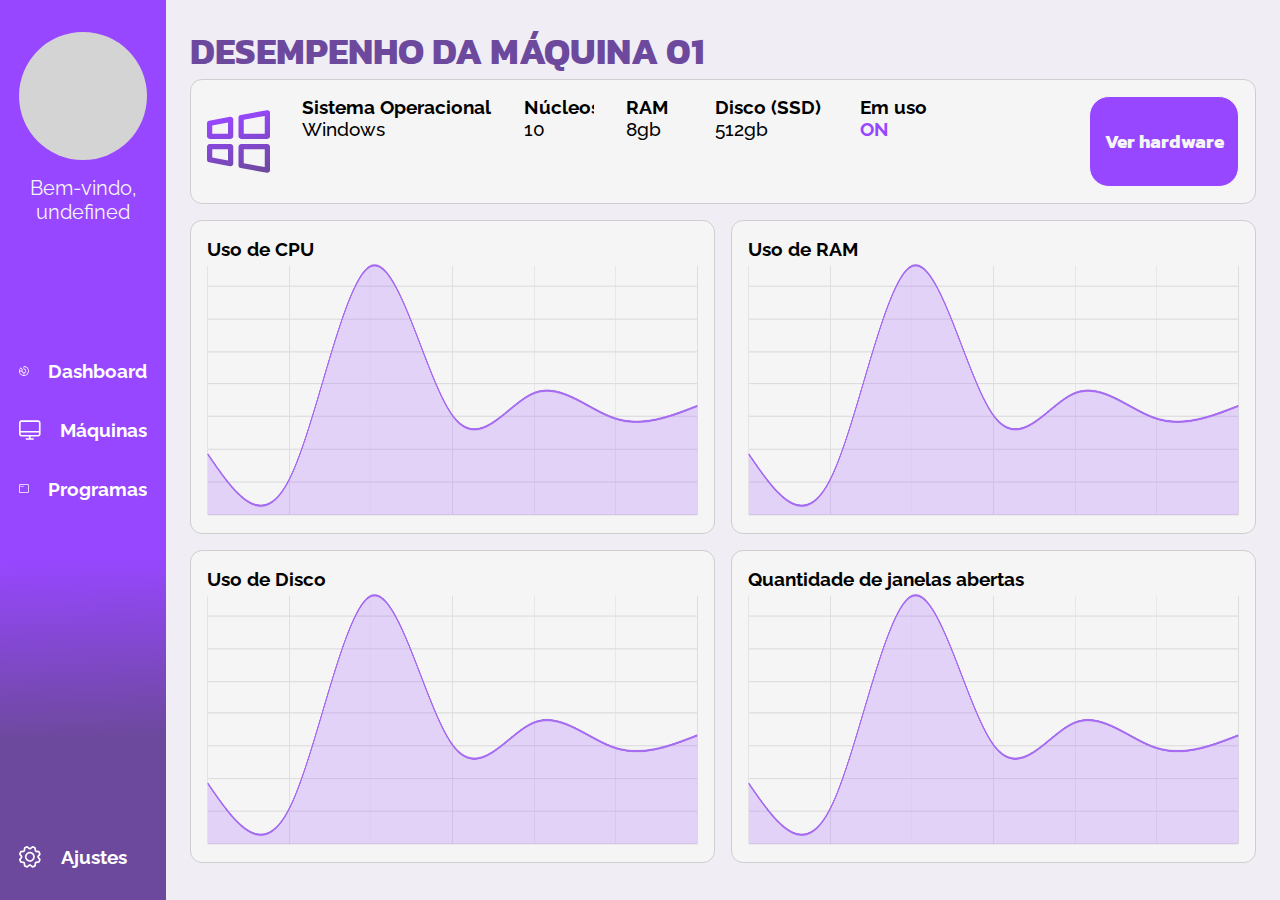
<file: public/dashboard.html>
<html lang="en">
<head>
   <meta charset="UTF-8">
   <meta name="viewport" content="width=device-width, initial-scale=1.0">
   <link rel="stylesheet" href="css/global.css">
   <link rel="stylesheet" href="css/dashboard.css">
   
   <link rel="shortcut icon" href="assets/img/Logos/magisterLogo.svg" type="image/x-icon">
   <title>Dashboard</title>
</head>
<body>
   <div class="side-menu">
      <img src="assets/img/elements/wave-menu.svg" alt="" class="wave-menu">
      <div class="user-profile">
         <div id="pfp"></div>
         <div class="texto-user">
            <span>Bem-vindo,</span>
            <span id="usuario">Bem vindo</span>
        </div>
      </div>

      <ul class="nav-list">
         <li>
            <img src="assets/img/elements/dash.svg" alt="">
            Dashboard
         </li>
         <li>
            <img src="assets/img/elements/pc.svg" alt="">
            Máquinas
         </li>
         <li>
            <img src="assets/img/elements/programa.svg" alt="">
            Programas
         </li>
      </ul>

      <ul>
         <li>
            <img src="assets/img/elements/settings.svg" alt="">
            Ajustes
         </li>
      </ul>
   </div>
   <div class="dash-content">
      <h1>Desempenho da máquina 01</h1>
      <div class="chart-grid">
         <div class="chart-container top-chart">
            <div class="specs-container">
               <img src="assets/img/elements/windows.svg" alt="">
               <div class="spec">
                  <span class="spec-name">Sistema Operacional</span>
                  <span class="spec-value">Windows</span>
               </div>
               <div class="spec">
                  <span class="spec-name">Núcleos</span>
                  <span class="spec-value">10</span>
               </div>
               <div class="spec">
                  <span class="spec-name">RAM</span>
                  <span class="spec-value">8gb</span>
               </div>
               <div class="spec">
                  <span class="spec-name">Disco (SSD)</span>
                  <span class="spec-value">512gb</span>
               </div>
               <div class="spec">
                  <span class="spec-name">Em uso</span>
                  <span class="spec-value spec-ativo">ON</span>
               </div>
            </div>
            <button>Ver hardware</button>
         </div>
         <div class="chart-container">
            <h3>Uso de CPU</h3>
            <img src="assets/img/elements/chart-print.png" alt="" class="chart">
         </div>
         <div class="chart-container">
            <h3>Uso de RAM</h3>
            <img src="assets/img/elements/chart-print.png" alt="" class="chart">
         </div>
         <div class="chart-container">
            <h3>Uso de Disco</h3>
            <img src="assets/img/elements/chart-print.png" alt="" class="chart">
         </div>
         <div class="chart-container">
            <h3>Quantidade de janelas abertas</h3>
            <img src="assets/img/elements/chart-print.png" alt="" class="chart">
         </div>
      </div>
   </div>
</body>
</html>

<script>
     usuario.innerHTML = sessionStorage.NOME_USUARIO
</script>
</file>
<file: public/css/global.css>
/* NÃO ESTÁ SENDO USADO NA INDEX NOWL */
/* Aparente está quebrando a index, */

/* Importar Fontes */
@import url('https://fonts.googleapis.com/css2?family=Kanit:wght@300;400;500;700&display=swap');
@import url('https://fonts.googleapis.com/css2?family=Raleway:wght@300;400;500;700&display=swap');
@import url('https://fonts.googleapis.com/css2?family=Inter:wght@400;500;600;700&family=Raleway:wght@300;400;500;700&display=swap');

/* Variáveis CSS */
:root {
    --color-coral: #F05D5E;
    --color-cobalto: #314CB6;
    --color-branco: #F5F5F5;
    --color-preto: #0D0D0D;
    --color-violeta: #9747FF;
    --color-roxo: #6D499D;
    --color-roxoEscuro: #4E2F78;
    --color-cinza: #252525;

    --font-title: "Kanit";
    --font-text: "Raleway";
}

/* Zerando estilo geral */
* {
    margin: 0;
    padding: 0;
    box-sizing: border-box;
    overflow: hidden;
}
</file>
<file: public/css/dashboard.css>
:root {
   --color-coral: #F05D5E;
   --color-cobalto: #314CB6;
   --color-white: #F5F5F5;
   --color-preto: #0D0D0D;
   --color-violeta: #9747FF;
   --color-roxo: #6D499D;
   --color-gray: #252525;
}


* {
   margin: 0;
   padding: 0;
}

body {
   display: flex;
   overflow: hidden;
   font-family: var(--font-text);
}

.texto-user span {
   display: flex;
   align-self: center;
   justify-content: center;
   font-size: 20px;
   color: var(--color-white);
}

#b_usuario {
   align-self: center;
   font-size: 20px;
   color: var(--color-white);
}

ul {
   display: flex;
   align-items: center;
   justify-content: center;
   flex-direction: column;
   gap: 2.3rem;
}

ul li {
   width: 10vw;
   display: flex;
   align-items: center;
   gap: 1.2rem;
   font-weight: 700;
   color: white;
   font-size: 1.2rem;
   cursor: pointer;
}

ul li img {
   width: 1.4rem;
}

.side-menu {
   position: relative;
   display: flex;
   align-items: center;
   justify-content: space-between;
   flex-direction: column;
   width: 15%;
   height: 100vh;
   padding: 2rem 0;
   background: linear-gradient(358deg, #6D499D 18.16%, #9747FF 38.1%);   
   z-index: -2;
}

.wave-menu {
   width: 100%;
   position: absolute;
   top: -10%;
   z-index: -1;
}

.nav-list {
   position: absolute;
   top: 40%;
}

.user-profile {
   display: flex;
   align-items: center;
   justify-content: center;
   flex-direction: column;
   gap: 1rem;
}

#pfp {
   width: 8rem;
   height: 8rem;
   background-color: #d4d4d4;
   border-radius: 50%;
}

#nome_user {
   font-weight: 700;
   font-size: 1.5rem;
   color: white;
}

.dash-content {
   width: 100%;
   height: 100%;
   padding: 1.5rem;
   background-color: #f0edf5;
}

.dash-content h1 {
   text-transform: uppercase;
   font-family: var(--font-title);
   font-size: 2.3rem;
   margin: 0;
   padding: 0;
   color: #6D499D;
}

.chart-grid {
   display: grid;
   grid-template-columns: 1fr 1fr;
   grid-template-rows: 0.4fr 1fr 1fr;
   gap: 1rem;
   width: 100%;
   height: 92%;
}

.chart-container {
   display: flex;
   justify-content: center;
   flex-direction: column;
   gap: 4px;
   padding: 1rem;
   width: 100%;
   height: 100%;
   background-color: #f5f5f5;
   border: 1px solid #cfcece;
   border-radius: 12px;
}

.top-chart {
   grid-column: 1 / 3;
   display: flex;
   flex-direction: row;
   justify-content: space-between;
}

.top-chart button {
   border-radius: 20px;
   width: 150px;
   padding: 0.8rem;
   font-size: 1.2rem;
   background: #9747FF;
   color: #f5f5f5;
   border: 1px solid #f5f5f5;
   cursor: pointer;
   font-family: var(--font-title);
   font-weight: 700;
   transition: .3s ease-in-out;
}

.top-chart button:hover {
   background-color: #6D499D;
}

.specs-container {
   width: 70%;
   display: flex;
   justify-content: space-between;
   font-size: 1.2em;
   font-weight: 700;
   gap: 2rem;
}

.spec-value {
   font-weight: 500;
}

.spec-ativo {
   font-weight: 700;
   color: #9747FF;
}

.chart {
   width: 100%;
   height: 90%;
}
</file>
